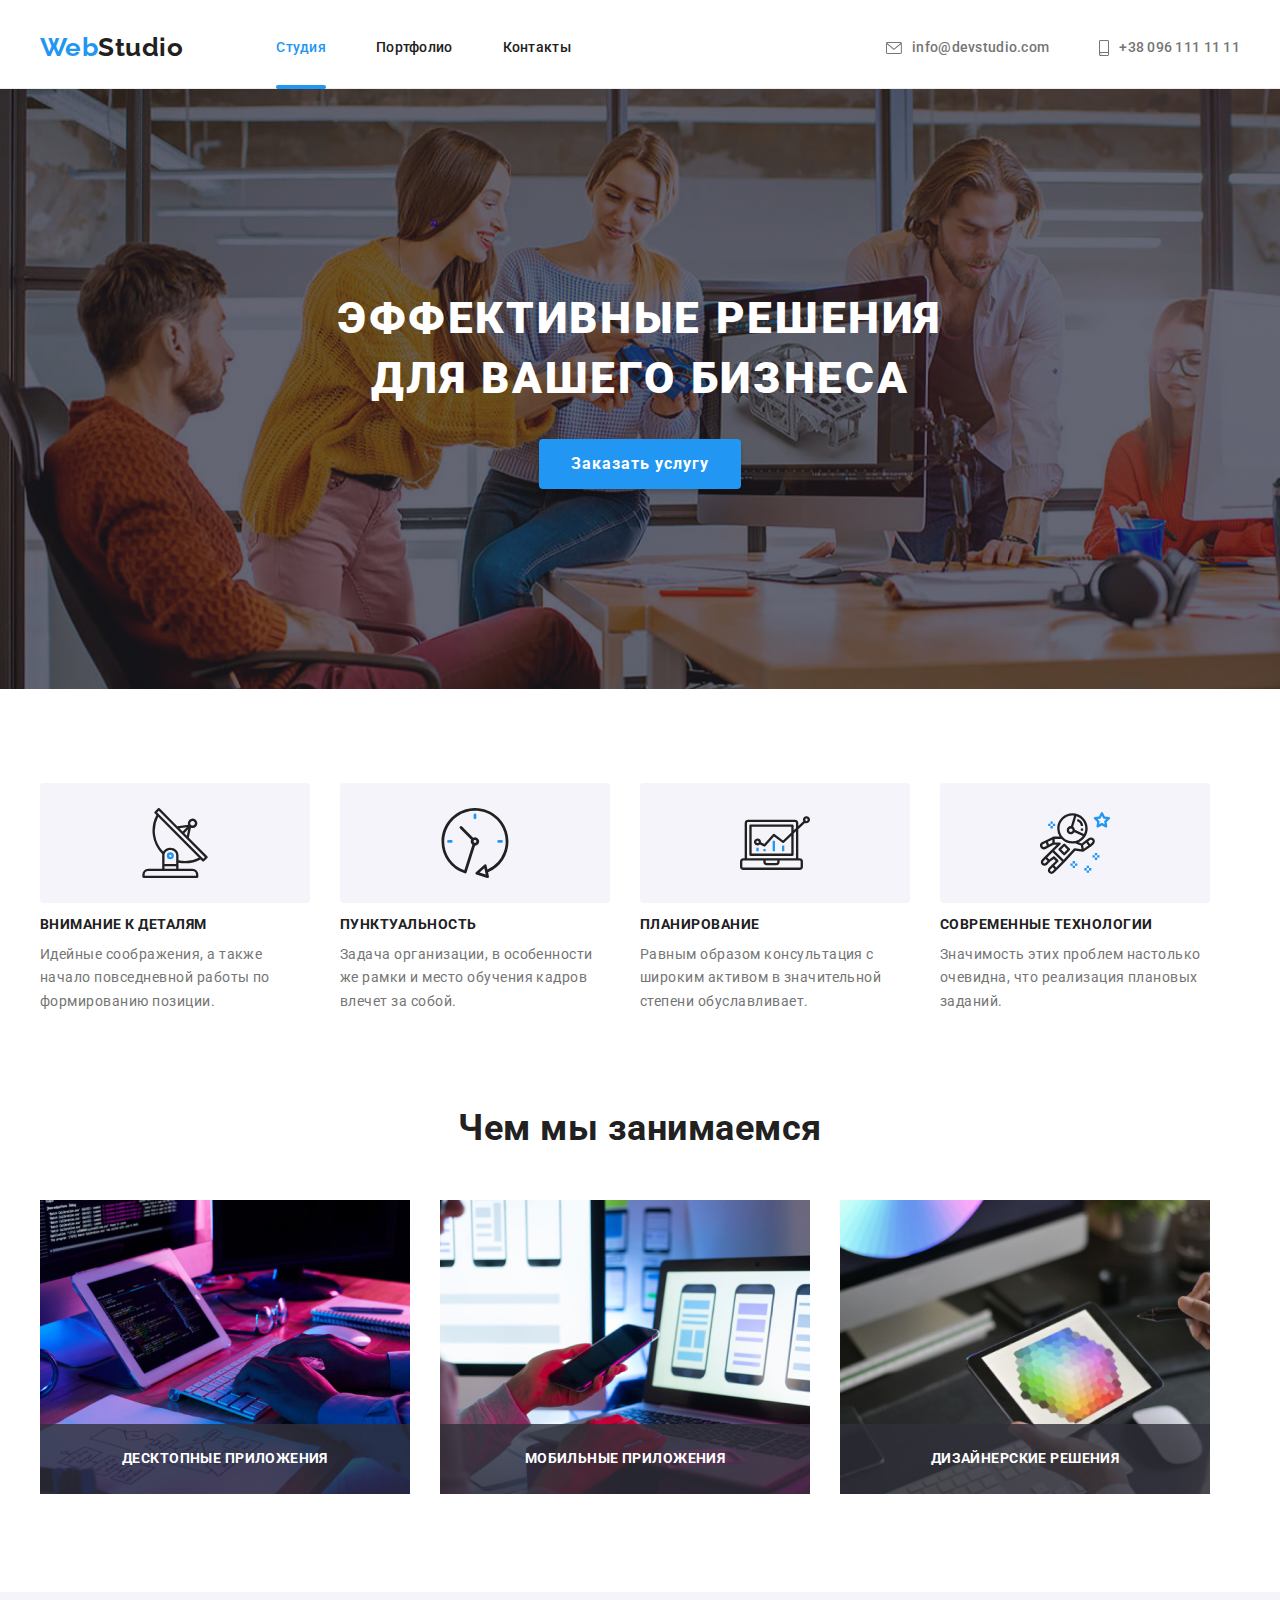
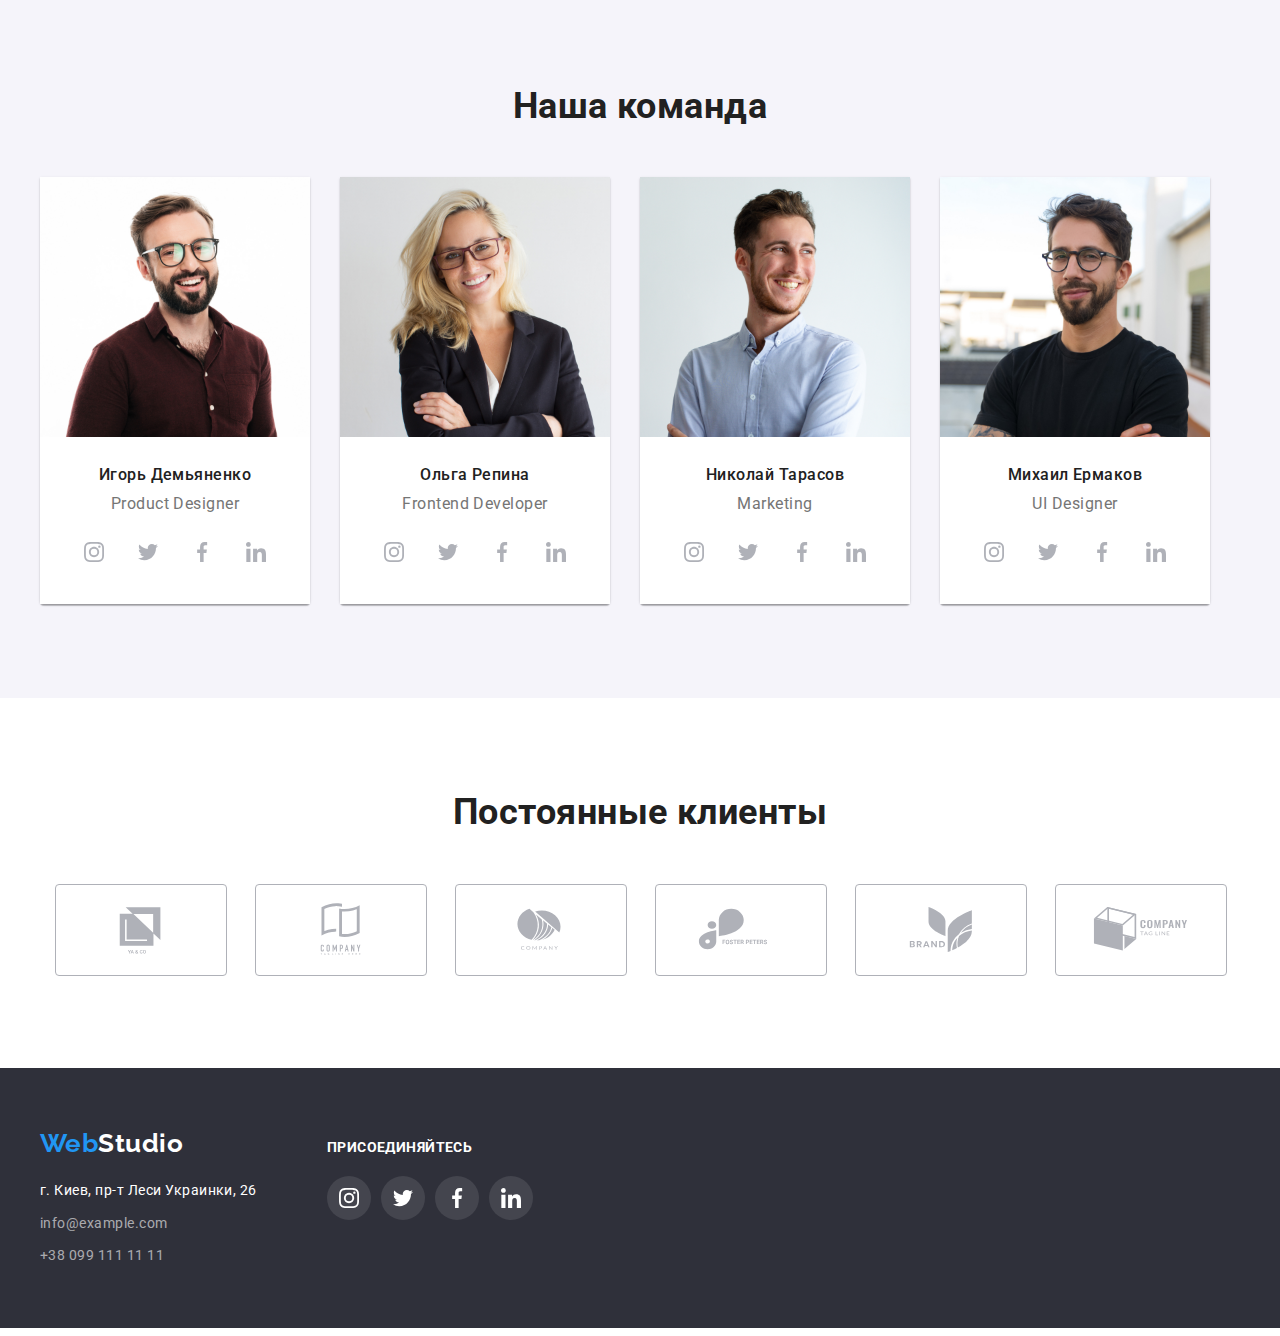
<file: index.html>
<!DOCTYPE html>
<html lang="ru">
<head>
    <meta charset="UTF-8">
    <meta http-equiv="X-UA-Compatible" content="IE=edge">
    <meta name="viewport" content="width=device-width, initial-scale=1.0">
    <title>Webstudio</title>
    <link href="https://fonts.googleapis.com/css2?family=Raleway:wght@700&family=Roboto:wght@400;500;700;900&display=swap" rel="stylesheet">
    <link rel="stylesheet" href="https://cdnjs.cloudflare.com/ajax/libs/modern-normalize/1.1.0/modern-normalize.min.css" integrity="sha512-wpPYUAdjBVSE4KJnH1VR1HeZfpl1ub8YT/NKx4PuQ5NmX2tKuGu6U/JRp5y+Y8XG2tV+wKQpNHVUX03MfMFn9Q==" crossorigin="anonymous" referrerpolicy="no-referrer" />
    <link rel="stylesheet" href="./css/styles.css">
</head>
<body>
   
    <header class="header">
        <div class="container-header">
        <a class="logo" href="./index.html" lang="en"><span class="logo-header">Web</span><span class="second-logo-header">Studio</span></a>
        <nav>
            <ul class="site-nav">
                <li class="site-nav-acent">
                    <a class="site-link-acent" href="./index.html">Студия</a>
                </li>
                <li>
                    <a class="site-link" href="./portfolio.html">Портфолио</a>
                </li>
                <li>
                    <a class="site-link" href="">Контакты</a>
                </li>
            </ul>
        </nav>
        <ul class="auth-nav">
            <li class="item">
        <a class="contacts-header" href="mailto:info@devstudio.com">info@devstudio.com
        <svg class="mail" width="16" height="12">
            <use href="./img/sprite.svg#icon-envelope-hover"></use>
        </svg>
    </a>
    </li>
            <li class="item">
        <a class="contacts-header" href="tel:+380961111111">+38 096 111 11 11       
        <svg class="phone" width="10" height="16">
            <use href="./img/sprite.svg#icon-smartphone"></use>
        </svg>   
    </a>      
    </li>
    </ul>  
    </div> 
    </header>
    
    <main> 
        <section class="hero">
            <h1 class="hero-title">Эффективные решения <br> для вашего бизнеса</h1>
            <button class="hero-button" type="button" data-modal-open>Заказать услугу</button>
        </section>
        
        <section class="section-about" id="about"> 
            <div class="container">
            <h2 hidden>О нас</h2>     
        <ul class="about">
            <li class="about-item">
                <div class="about-image">
                    <svg class="about-icon" width="70" height="70">
                        <use href="./img/sprite.svg#icon-antenna"></use>
                    </svg>
                </div>
                <h3 class="about-title">Внимание к деталям</h3>
                <p class="about-list">Идейные соображения, а также начало повседневной работы по формированию позиции.</p>
            </li>
            <li class="about-item">
                <div class="about-image">
                    <svg class="about-icon"  width="70" height="70">
                        <use href="./img/sprite.svg#icon-clock"></use>
                    </svg>
                </div>
                <h3 class="about-title">Пунктуальность</h3>
                <p class="about-list">Задача организации, в особенности же рамки и место обучения кадров влечет за собой.</p>
            </li>
            <li class="about-item">
                <div class="about-image">
                    <svg class="about-icon"  width="70" height="70">
                        <use href="./img/sprite.svg#icon-diagram"></use>
                    </svg>
                </div>
                <h3 class="about-title">Планирование</h3>
                <p class="about-list">Равным образом консультация с широким активом в значительной степени обуславливает.</p>
            </li>
            <li class="about-item">
                <div class="about-image">
                    <svg class="about-icon"  width="70" height="70">
                        <use href="./img/sprite.svg#icon-astronaut"></use>
                    </svg>
                </div>
                <h3 class="about-title">Современные технологии</h3>
                <p class="about-list">Значимость этих проблем настолько очевидна, что реализация плановых заданий.</p>
            </li>
        </ul>
        </div>  
        </section>
        
        
        <section class="portfolio" id="portfolio">
            <div class="container">
            <h2  class="portfolio-title">Чем мы занимаемся</h2>
            <ul class="portfolio-list">
                <li class="portfolio-foto">
                    <img 
                    src="./img/portfolio/img1.jpg" alt="руки печатают код на клавиатуре"
                    width="370"
                    />
                    <div class="over-thumb"> 
                    <p class="portfolio-text">ДЕСКТОПНЫЕ ПРИЛОЖЕНИЯ</p>
                </div>
                </li>
                <li class="portfolio-foto">
                    <img 
                    src="./img/portfolio/img2.jpg" alt="руки держат телефон"
                    width="370"
                    />
                    <div class="over-thumb"> 
                    <p class="portfolio-text">МОБИЛЬНЫЕ ПРИЛОЖЕНИЯ</p>
                </div>
                </li >
                <li class="portfolio-foto">
                    <img 
                    src="./img/portfolio/img3.jpg" alt="выбор цвета на планшете"
                    width="370"
                    />
                    <div class="over-thumb"> 
                    <p class="portfolio-text">ДИЗАЙНЕРСКИЕ РЕШЕНИЯ</p>
                </div>
                </li>
            </ul>
        </div>
        </section>
       
       
        <section class="team" id="team">
            <div class="container">
            <h2 class="team-title">Наша команда</h2>
            <ul class="team-list">
                <li class="team-foto">
                    <img 
                    src="./img/team/igor.jpg" alt="Игорь Демьяненко"
                    width="270"
                    />
                    <div class="team-div">
                    <h3 class="team-name">Игорь Демьяненко</h3>
                    <p class="team-profession" lang="en">Product Designer</p>
                    <ul class="social-list list">
                        <li class="social-list-item">
                            <a class="social-list-link" href=""> 
                                <svg class="social-list-icon" width="20" height="20">
                                    <use href="./img/sprite.svg#icon-instagram-1"></use>
                                </svg>
                            </a>
                         </li>
                        <li class="social-list-item">
                            <a class="social-list-link" href="">
                        <svg class="social-list-icon" width="20" height="20">
                            <use href="./img/sprite.svg#icon-twitter"></use>
                        </svg>
                              </a>
                        </li>
                        <li  class="social-list-item">
                            <a class="social-list-link" href="">
                        <svg class="social-list-icon" width="20" height="20">
                            <use href="./img/sprite.svg#icon-facebook"></use>
                        </svg>
                            </a>
                        </li>
                        <li class="social-list-item">
                            <a class="social-list-link" href="">
                        <svg class="social-list-icon" width="20" height="20">
                            <use href="./img/sprite.svg#icon-linkedin"></use>
                        </svg>
                            </a>
                        </li>
                    </ul>

                    </div>
                </li>
                <li class="team-foto">
                    <img 
                    src="./img/team/olga.jpg" alt="Ольга Репина"
                    width="270"
                    />
                    <div class="team-div">
                    <h3 class="team-name">Ольга Репина</h3>
                    <p class="team-profession" lang="en">Frontend Developer</p>
                    <ul class="social-list list">
                        <li class="social-list-item">
                            <a class="social-list-link" href=""> 
                                <svg class="social-list-icon" width="20" height="20">
                                    <use href="./img/sprite.svg#icon-instagram-1"></use>
                                </svg>
                            </a>
                         </li>
                        <li class="social-list-item">
                            <a class="social-list-link" href="">
                        <svg class="social-list-icon" width="20" height="20">
                            <use href="./img/sprite.svg#icon-twitter"></use>
                        </svg>
                              </a>
                        </li>
                        <li class="social-list-item">
                            <a class="social-list-link" href="">
                        <svg class="social-list-icon" width="20" height="20">
                            <use href="./img/sprite.svg#icon-facebook"></use>
                        </svg>
                            </a>
                        </li>
                        <li class="social-list-item">
                            <a class="social-list-link" href="">
                        <svg class="social-list-icon" width="20" height="20">
                            <use href="./img/sprite.svg#icon-linkedin"></use>
                        </svg>
                            </a>
                        </li>
                    </ul>
                    </div>  
                </li>
                <li class="team-foto">
                    <img 
                    src="./img/team/nikolay.jpg" alt="Николай Тарасов"
                    width="270"
                    />
                    <div class="team-div">
                    <h3 class="team-name">Николай Тарасов</h3>
                    <p class="team-profession" lang="en">Marketing</p>
                    <ul class="social-list list">
                        <li class="social-list-item">
                            <a class="social-list-link" href=""> 
                                <svg class="social-list-icon" width="20" height="20">
                                    <use href="./img/sprite.svg#icon-instagram-1"></use>
                                </svg>
                            </a>
                         </li>
                        <li class="social-list-item">
                            <a class="social-list-link" href="">
                        <svg class="social-list-icon" width="20" height="20">
                            <use href="./img/sprite.svg#icon-twitter"></use>
                        </svg>
                              </a>
                        </li>
                        <li class="social-list-item" >
                            <a class="social-list-link" href="">
                        <svg class="social-list-icon" width="20" height="20">
                            <use href="./img/sprite.svg#icon-facebook"></use>
                        </svg>
                            </a>
                        </li>
                        <li class="social-list-item">
                            <a class="social-list-link" href="">
                        <svg class="social-list-icon" width="20" height="20">
                            <use href="./img/sprite.svg#icon-linkedin"></use>
                        </svg>
                            </a>
                        </li>
                    </ul>
                    </div>
                </li>
                <li class="team-foto">
                    <img 
                    src="./img/team/michail.jpg" alt="Михаил Ермаков"
                    width="270"
                    />
                    <div class="team-div">
                    <h3 class="team-name">Михаил Ермаков</h3>
                    <p class="team-profession" lang="en">UI Designer</p>
                    <ul class="social-list list">
                        <li class="social-list-item">
                            <a class="social-list-link" href=""> 
                                <svg class="social-list-icon" width="20" height="20">
                                    <use href="./img/sprite.svg#icon-instagram-1"></use>
                                </svg>
                            </a>
                         </li>
                        <li class="social-list-item">
                            <a class="social-list-link" href="">
                        <svg class="social-list-icon" width="20" height="20">
                            <use href="./img/sprite.svg#icon-twitter"></use>
                        </svg>
                              </a>
                        </li>
                        <li class="social-list-item" >
                            <a class="social-list-link" href="">
                        <svg class="social-list-icon" width="20" height="20">
                            <use href="./img/sprite.svg#icon-facebook"></use>
                        </svg>
                            </a>
                        </li>
                        <li class="social-list-item">
                            <a class="social-list-link" href="">
                        <svg class="social-list-icon" width="20" height="20">
                            <use href="./img/sprite.svg#icon-linkedin"></use>
                        </svg>
                            </a>
                        </li>
                    </ul>
                    </div> 
                </li>
            </ul>
        </div>
        </section>
        <section class="clients">
            <div class="container">
            <h2 class="clients-title">Постоянные клиенты</h2>
            <ul class="clients-list">
                <li class="clients-item">
                    <a href="#" class="clients-link">
                    <svg class="clients-icon" width="106" height="60">
                        <use href="./img/sprite.svg#icon-Logo1"></use>
                    </svg>
                    </a>
                </li>
                <li class="clients-item">
                    <a href="#" class="clients-link">
                    <svg class="clients-icon" width="106" height="60">
                        <use  href="./img/sprite.svg#icon-Logo2"></use>
                    </svg>
                    </a>
                </li>
                <li class="clients-item">
                    <a href="" class="clients-link">
                    <svg class="clients-icon" width="106" height="60">
                        <use  href="./img/sprite.svg#icon-Logo3"></use>
                    </svg>
                    </a>
                </li>
                <li class="clients-item">
                    <a href="" class="clients-link">
                    <svg class="clients-icon" width="106" height="60">
                        <use  href="./img/sprite.svg#icon-Logo4"></use>
                    </svg>
                    </a>
                </li>
                <li class="clients-item">
                    <a href="" class="clients-link">
                    <svg class="clients-icon" width="106" height="60">
                        <use  href="./img/sprite.svg#icon-Logo5"></use>
                    </svg>
                    </a>
                </li>
                <li class="clients-item">
                    <a href="" class="clients-link">
                    <svg class="clients-icon" width="106" height="60">
                        <use  href="./img/sprite.svg#icon-Logo6"></use>
                    </svg>
                    </a>
                </li>
            </ul>
            </div>
        </section>
    
    </main>
    
    
    <footer class="footer">
        <div class="container footer-container">
        <div class="div-footer-adress">
        <a class="logo-footer" href="./index.html" lang="en"><span class="first-logo-footer">Web</span><span class="second-logo-footer">Studio</span></a>
        <address>
            <ul class="footer-list">
                <li class="footer-item">
                    <a class="footer-adress" href="https://goo.gl/maps/wfTjj3yzRc8zub3m8"
                    target="_blank"
                    rel="noopener noreferrer"
                    >г. Киев, пр-т Леси Украинки, 26</a> 
                </li>
                <li class="footer-item">
                    <a class="footer-contacts" href="mailto:info@example.com">info@example.com</a> 
                </li>
                <li class="footer-item">
                    <a class="footer-contacts" href="tel:+380991111111">+38 099 111 11 11</a> 
                </li>
            </ul>
        </address>
        </div>
            <div class="footer-social-links" >
            <h3 class="footer-title">ПРИСОЕДИНЯЙТЕСЬ</h3>
            <ul class="footer-social-list">
                <li class="footer-social-item">
                    <a class="footer-social-link" href="">
                <svg class="footer-social-icon" width="20" height="20">
                    <use href="./img/sprite.svg#icon-instagram-footer"></use>
                </svg>
            </a>
                </li>
                <li class="footer-social-item">
                    <a class="footer-social-link" href="">
                <svg class="footer-social-icon" width="20" height="20">
                    <use href="./img/sprite.svg#icon-twitter-footer"></use>
                </svg>
            </a>
                </li>
                <li class="footer-social-item">
                    <a class="footer-social-link" href="">
                <svg class="footer-social-icon" width="20" height="20">
                    <use href="./img/sprite.svg#icon-facebook-footer"></use>
                </svg>
            </a>
                </li>
                <li class="footer-social-item">
                    <a class="footer-social-link" href="">
                <svg class="footer-social-icon"width="20" height="20">
                    <use href="./img/sprite.svg#icon-linkedin-footer"></use>
                </svg>
            </a>
                </li>
            </ul>
            </div>
        </div>
        
    </footer>
<div class="backdrop is-hidden" data-modal>
    <div class="modal">
<button type="button" class="modal-close" data-modal-close>
<svg class="close-icon">
    <use href="./img/sprite.svg#icon-Vector" width="18" height="18" ></use>
</svg>
</button>
</div>
</div>
<script src="./js/modal.js"></script>
</body>
</html>
</file>
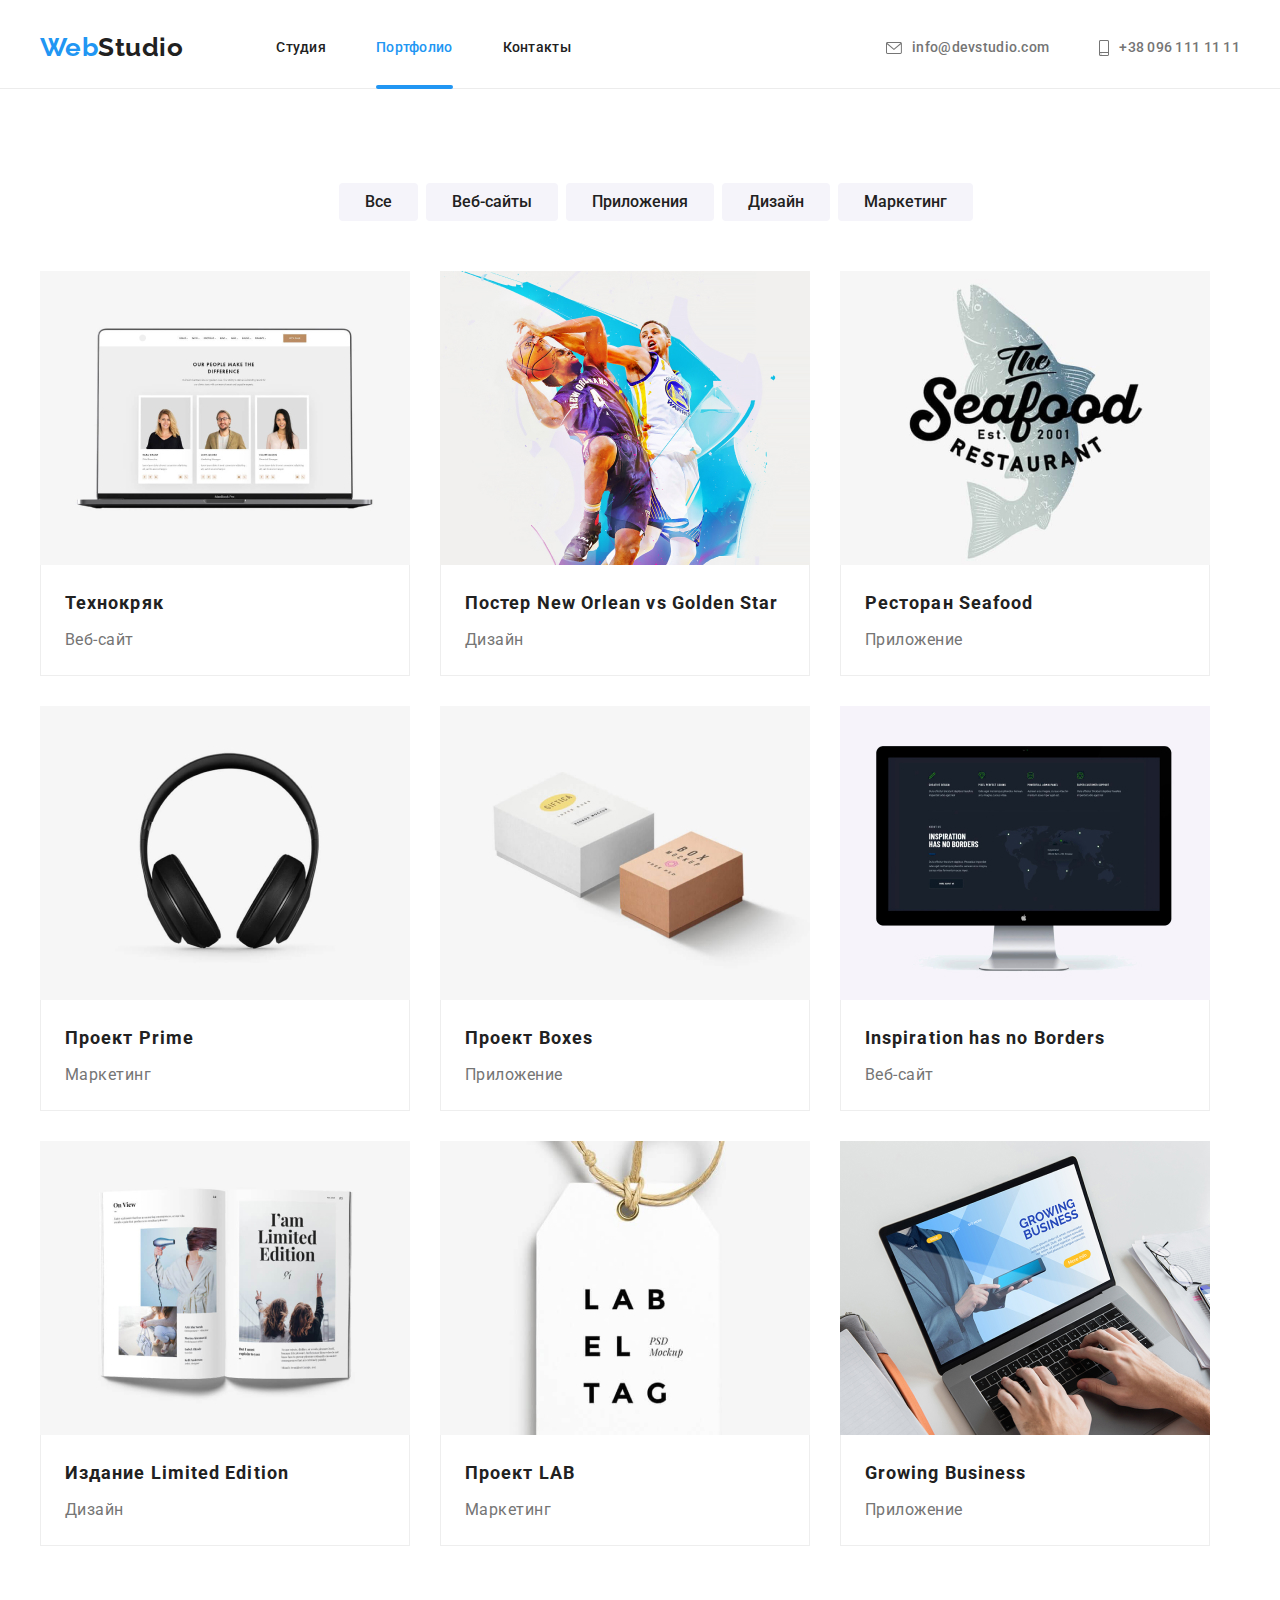
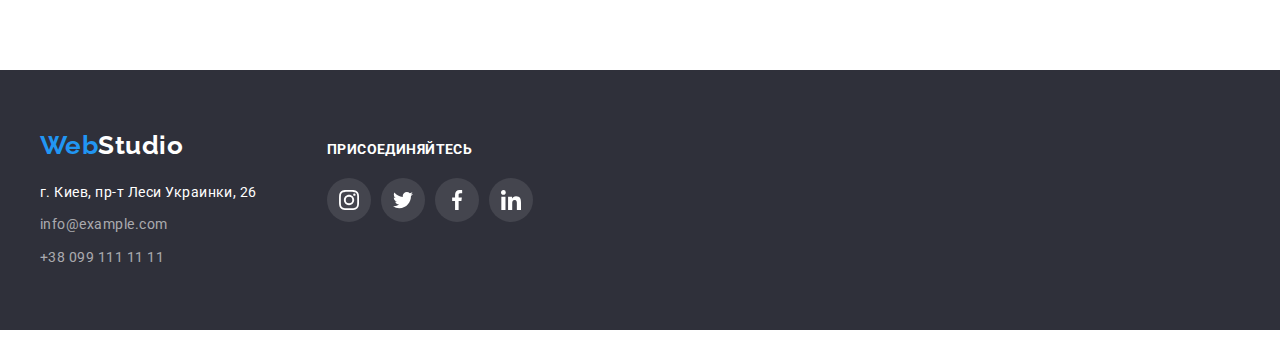
<file: portfolio.html>
<!DOCTYPE html>
<html lang="ru">
<head>
    <meta charset="UTF-8">
    <meta http-equiv="X-UA-Compatible" content="IE=edge">
    <meta name="viewport" content="width=device-width, initial-scale=1.0">
    <title>Портфолио</title>
    <link href="https://fonts.googleapis.com/css2?family=Raleway:wght@700&family=Roboto:wght@400;500;700;900&display=swap" rel="stylesheet">
    <link rel="stylesheet" href="https://cdnjs.cloudflare.com/ajax/libs/modern-normalize/1.1.0/modern-normalize.min.css" integrity="sha512-wpPYUAdjBVSE4KJnH1VR1HeZfpl1ub8YT/NKx4PuQ5NmX2tKuGu6U/JRp5y+Y8XG2tV+wKQpNHVUX03MfMFn9Q==" crossorigin="anonymous" referrerpolicy="no-referrer" />
    <link rel="stylesheet" href="./css/styles.css">
</head>
<body>
    <header class="header">
        <div class="container-header">
        <a class="logo" href="./index.html" lang="en"><span class="logo-header">Web</span><span class="second-logo-header">Studio</span></a>
        <nav>
            <ul class="site-nav">
                <li>
                    <a class="site-link" href="./index.html">Студия</a>
                </li>
                <li class="site-nav-acent">
                    <a class="site-link-acent" href="./portfolio.html">Портфолио</a>
                </li>
                <li>
                    <a class="site-link" href="">Контакты</a>
                </li>
            </ul>
        </nav>
        <ul class="auth-nav">
            <li class="item">
        <a class="contacts-header" href="mailto:info@devstudio.com">info@devstudio.com
        <svg class="mail" width="16" height="12">
            <use href="./img/sprite.svg#icon-envelope-hover"></use>
        </svg>
    </a>
    </li>
            <li class="item">
        <a class="contacts-header" href="tel:+380961111111">+38 096 111 11 11       
        <svg class="phone" width="10" height="16">
            <use href="./img/sprite.svg#icon-smartphone"></use>
        </svg>   
    </a>      
    </li>
    </ul>  
    </div> 
    </header>
    
    <main>
            <section class="projects">
                <div class="container">
            <h1 hidden>Меню</h1>
            <ul class="menu-list">
                <li>
                    <button class="menu-button" type="button">Все</button>
                </li>
                <li>
                    <button class="menu-button" type="button">Веб-сайты</button>
                </li>
                <li>
                    <button class="menu-button"  type="button">Приложения</button>
                </li>
                <li>
                    <button class="menu-button"  type="button">Дизайн</button>
                </li>
                <li><button class="menu-button"  type="button">Маркетинг</button>
                </li>
            </ul>
                                 
            <ul class="projects-list">
                <li class="projects-foto">
                    <a class="projects-link" href=""> 
                        <div class="div-text-wrapper">
                        <img 
                        src="img/portfolio/portfolio1.jpg" 
                        alt="сайт на ноутбуке"
                        width="370"
                        />  
                        <p class="overlay">Ресурс предлагает комплексные предложения с разным уровнем функционала и сервисов. Все это позволит посетителю получить исчерпывающие сведения о компании или частном лице.</p>                      
                    </div>
                    <div class="div-projects">
                    <h2 class="projects-title">Технокряк</h2>
                    <p class="projects-filter">Веб-сайт</p>
                </div>
            </a>
                </li>
                <li class="projects-foto">
                    <a class="projects-link" href=""> 
                        <div class="div-text-wrapper">
                        <img 
                        src="img/portfolio/portfolio2.jpg" 
                        alt="два баскетболиста играют в баскетбол"
                        width="370"
                        />                        
                        <p class="overlay">Ресурс предлагает комплексные предложения с разным уровнем функционала и сервисов. Все это позволит посетителю получить исчерпывающие сведения о компании или частном лице.</p>                      
                    </div>
                    <div class="div-projects">
                    <h2 class="projects-title">Постер New Orlean vs Golden Star</h2>
                    <p class="projects-filter">Дизайн</p>
                </div>
            </a>
                </li>
                <li class="projects-foto">
                    <a class="projects-link" href=""> 
                        <div class="div-text-wrapper">
                        <img 
                        src="img/portfolio/portfolio3.jpg" 
                        alt="логотип ресторана в виде рыбы с надписью"
                        width="370"
                        />                        
                     <p class="overlay">Ресурс предлагает комплексные предложения с разным уровнем функционала и сервисов. Все это позволит посетителю получить исчерпывающие сведения о компании или частном лице.</p>                      
                    </div>
                    <div class="div-projects">
                    <h2 class="projects-title">Ресторан Seafood</h2>
                    <p class="projects-filter">Приложение</p>
                </div>
            </a>
                </li>
                <li class="projects-foto">
                    <a class="projects-link" href=""> 
                        <div class="div-text-wrapper">
                        <img 
                        src="img/portfolio/portfolio4.jpg" 
                        alt="Черные наушники"
                        width="370"
                        />                        
                     <p class="overlay">Ресурс предлагает комплексные предложения с разным уровнем функционала и сервисов. Все это позволит посетителю получить исчерпывающие сведения о компании или частном лице.</p>                      
                    </div>
                    <div class="div-projects">
                    <h2 class="projects-title">Проект Prime</h2>
                    <p class="projects-filter">Маркетинг</p> 
                </div>
            </a>
                </li>
                <li class="projects-foto">
                    <a class="projects-link" href=""> 
                        <div class="div-text-wrapper">
                        <img 
                        src="img/portfolio/portfolio5.jpg" 
                        alt="Две коробки. Одна коробка белая и вторая коробка бежевая"
                        width="370"
                        />                        
                     <p class="overlay">Ресурс предлагает комплексные предложения с разным уровнем функционала и сервисов. Все это позволит посетителю получить исчерпывающие сведения о компании или частном лице.</p>                      
                    </div>
                    <div class="div-projects">
                    <h2 class="projects-title">Проект Boxes</h2>
                    <p class="projects-filter">Приложение</p>
                </div>
            </a>
                </li>
                <li class="projects-foto">
                    <a class="projects-link" href=""> 
                        <div class="div-text-wrapper">
                        <img 
                        src="img/portfolio/portfolio6.jpg" 
                        alt="Монитор с темным экраном"
                        width="370"
                        />                        
                    <p class="overlay">Ресурс предлагает комплексные предложения с разным уровнем функционала и сервисов. Все это позволит посетителю получить исчерпывающие сведения о компании или частном лице.</p>                      
                    </div>
                    <div class="div-projects">
                    <h2 class="projects-title">Inspiration has no Borders</h2>
                    <p class="projects-filter">Веб-сайт</p>
                </div>
                </a>
                </li>
                <li class="projects-foto">
                    <a class="projects-link" href=""> 
                        <div class="div-text-wrapper">
                        <img 
                        src="img/portfolio/portfolio7.jpg" 
                        alt="разворот глянцевого журнала"
                        width="370"
                        />                        
                   <p class="overlay">Ресурс предлагает комплексные предложения с разным уровнем функционала и сервисов. Все это позволит посетителю получить исчерпывающие сведения о компании или частном лице.</p>                      
                    </div>
                    <div class="div-projects">
                    <h2 class="projects-title">Издание Limited Edition</h2>
                    <p class="projects-filter">Дизайн</p>
                </div>
            </a>
                </li>
                <li class="projects-foto">
                    <a class="projects-link" href=""> 
                        <div class="div-text-wrapper">
                        <img 
                        src="img/portfolio/portfolio8.jpg" 
                        alt="этикетка проекта LAB"
                        width="370"
                        />                        
                     <p class="overlay">Ресурс предлагает комплексные предложения с разным уровнем функционала и сервисов. Все это позволит посетителю получить исчерпывающие сведения о компании или частном лице.</p>                      
                    </div>
                    <div class="div-projects">
                    <h2 class="projects-title">Проект LAB</h2>
                    <p class="projects-filter">Маркетинг</p>
                </div>
            </a>
                </li>
                <li class="projects-foto">
                    <a class="projects-link" href=""> 
                        <div class="div-text-wrapper">
                        <img 
                        src="img/portfolio/portfolio9.jpg" 
                        alt="руки печатают на клавиатуре ноутбука"
                        width="370"
                        />                        
                     <p class="overlay">Ресурс предлагает комплексные предложения с разным уровнем функционала и сервисов. Все это позволит посетителю получить исчерпывающие сведения о компании или частном лице.</p>                      
                    </div>
                    <div class="div-projects">
                    <h2 class="projects-title">Growing Business</h2>
                    <p class="projects-filter">Приложение</p>
                </div>
            </a>
                </li>

            </ul>
        </div>
        </section>
   
    </main>
    
    <footer class="footer">
        <div class="container footer-container">
        <div class="div-footer-adress">
        <a class="logo-footer" href="./index.html" lang="en"><span class="first-logo-footer">Web</span><span class="second-logo-footer">Studio</span></a>
        <address>
            <ul class="footer-list">
                <li class="footer-item">
                    <a class="footer-adress" href="https://goo.gl/maps/wfTjj3yzRc8zub3m8"
                    target="_blank"
                    rel="noopener noreferrer"
                    >г. Киев, пр-т Леси Украинки, 26</a> 
                </li>
                <li class="footer-item">
                    <a class="footer-contacts" href="mailto:info@example.com">info@example.com</a> 
                </li>
                <li class="footer-item">
                    <a class="footer-contacts" href="tel:+380991111111">+38 099 111 11 11</a> 
                </li>
            </ul>
        </address>
        </div>
            <div class="footer-social-links" >
            <h3 class="footer-title">ПРИСОЕДИНЯЙТЕСЬ</h3>
            <ul class="footer-social-list">
                <li class="footer-social-item">
                    <a class="footer-social-link" href="">
                <svg class="footer-social-icon" width="20" height="20">
                    <use href="./img/sprite.svg#icon-instagram-footer"></use>
                </svg>
            </a>
                </li>
                <li class="footer-social-item">
                    <a class="footer-social-link" href="">
                <svg class="footer-social-icon" width="20" height="20">
                    <use href="./img/sprite.svg#icon-twitter-footer"></use>
                </svg>
            </a>
                </li>
                <li class="footer-social-item">
                    <a class="footer-social-link" href="">
                <svg class="footer-social-icon" width="20" height="20">
                    <use href="./img/sprite.svg#icon-facebook-footer"></use>
                </svg>
            </a>
                </li>
                <li class="footer-social-item">
                    <a class="footer-social-link" href="">
                <svg class="footer-social-icon"width="20" height="20">
                    <use href="./img/sprite.svg#icon-linkedin-footer"></use>
                </svg>
            </a>
                </li>
            </ul>
            </div>
        </div>
        
    </footer>
</body>
</html>
</file>
<file: css/styles.css>
/* main color: #212121 */
/*second color: #757575  */
/* fon #F5F4FA */
/* white #FFFFFF */
/* accent #2196F3 */

:root {
    --title-color: #212121;
    --special-title-color:#FFFFFF;
    --primary-text-color: #757575;
    --accent-color: #2196F3;
    --primary-bgc: #FFFFFF;
    --secondary-bgc: #F5F4FA;
    --hero-bgc: #2F303A;
}

/*ГЛАВНАЯ*/

body {
    color: #2a2a2a;
    background-color: #fff;
    font-family: Roboto; sans-serif; 
    letter-spacing: 0.03em;
    margin-right: auto;
    margin-left: auto;
    
    

}
/* start header*/
.container {
    
    text-decoration: none;
    margin-top: 0px;
    margin-bottom: 0px;
    margin-right: auto;
    margin-left: auto;
    padding-left: 15px;
    padding-right: 15px;
    width: 1200px;
    
}
.ul, .ol, .h1, .h2, .h3, .h4 {
    margin-top: 0px;
    margin-bottom: 0px;
    padding-left: 0px;
}
.header {
    border-bottom: 1px solid #ECECEC;
    
}
.container-header {
   
    display: flex;
    align-items: center;
    text-decoration: none;
    margin-top: 0px;
    margin-bottom: 0px;
    margin-right: auto;
    margin-left: auto;
    padding-left: 15px;
    padding-right: 15px;
    width: 1200px;
    
    }
.logo {
    text-decoration: none;
    padding-top: 24px;
    padding-bottom: 25px; 
    margin-right: 93px;
}

.logo-header {
    color: var(--accent-color);
    font-family: Raleway; sans-serif;
    font-style: normal;
    font-weight: bold;
    font-size: 26px;
    line-height: 1.19;
    text-decoration: none;
    }
.second-logo-header {
    font-family: Raleway; sans-serif;
    font-style: normal;
    font-weight: bold;
    font-size: 26px;
    line-height: 1.19;
    text-decoration: none;
    color: var(--title-color);
    
}
.about, .portfolio-list,.footer-social-list, .clients-list, .social-list, .team-list, .footer, .footer-social, .footer-list, .site-nav, .auth-nav, .menu-list, .projects-list{
    list-style: none;
   
}

.site-nav{
    display: flex;
    padding-left: 0px;
    
}
.site-nav li {
    margin-right: 50px;
}

.site-link{
    color: #212121;
    font-weight: 500;
    font-size: 14px;
    line-height: 1.14;
    letter-spacing: 0.02em;
    text-decoration: none;
    display: block;
    transition: color 250ms cubic-bezier(0.4, 0, 0.2, 1);
   
}
.site-link:hover, .site-link:focus {
    color: var(--accent-color);
    text-decoration: none;
    
}
.site-nav-acent{
   
    position: relative;
}
.site-nav-acent::after{
    content: "";
    display: block;
    width: 100%;
    height: 4px;
    border-radius: 2px;
    background-color: var(--accent-color);
    position: absolute;
    top: 45px;
    
}
.site-link-acent {
    color: var(--accent-color);
    text-decoration: none;
    font-weight: 500;
    font-size: 14px;
    line-height: 1.14;
    letter-spacing: 0.02em;
    text-decoration: none;
    display: block;
    
}
.contacts-header {
    color: #757575;
    font-weight: 500;
    font-size: 14px;
    line-height: 1.14;
    letter-spacing: 0.02em;
    margin: 0; 
    text-decoration: none;
    display: flex;
    flex-direction: row-reverse;
    justify-content: center;
    align-items: center;
    transition: color 250ms cubic-bezier(0.4, 0, 0.2, 1);
          
}
.auth-nav {
    display: flex;
    margin-left: auto;
}
.auth-nav .item + .item {
    margin-left: 50px;
}
.contacts-header:hover, .contacts-header:focus {
    color:#2196F3;
}
.contacts-header:hover .phone,
.contacts-header:focus .phone{
    
    fill:#2196F3;
}
.contacts-header:hover .mail,
.contacts-header:focus .mail{
    
    fill:#2196F3;
}


.mail, .phone {
    margin-right: 10px;
    fill: #757575;
}

/* end header*/
/* start hero*/
.hero {
    background-color: #C4C4C4;
    padding-top: 200px;
    padding-bottom: 200px;
    background-image: linear-gradient(rgba(47, 48, 58, 0.4),rgba(47, 48, 58, 0.4)),url(../img/hero.jpg);

    
    
    
}
.hero-title {
    color: var(--special-title-color);
    font-style: normal;
    font-weight: 900;
    font-size: 44px;
    line-height: 1.36;
    letter-spacing: 0.06em;
    text-transform: uppercase;
    text-align: center;
    margin-top: 0px;
    margin-bottom: 30px;
    
    
    
   }
.hero-button {
    color: var(--special-title-color);
    background-color: var(--accent-color);
    font-family: Roboto;
    font-style: normal;
    font-weight: bold;
    font-size: 16px;
    line-height: 1.87;
    letter-spacing: 0.06em;
    background: #2196F3;
    margin: auto;
    height: 50px;
    padding: 10px 32px 10px 32px;
    display: block;
    margin: auto;
    box-shadow: 0px 4px 4px rgba(0, 0, 0, 0.15);
    border: #2196F3;
    border-radius: 4px;
    }


/* end hero*/
/* start  about*/
.about, .portfolio, .header {
    background-color: var(--primary-bgc);
    margin: 0;
    padding-left: 0px;
    
}
.section-about{
    
    padding-top: 94px;
    padding-bottom: 94px;
}
.about {
    display: flex;
    
        
}
.about-image{
    background: #F5F4FA;
    border-radius: 4px;
    display: flex;
    align-items: center;
    justify-content: center;
    height: 120px;

    
} 
.about-item {
    margin-right: 30px;
    width: 270px;
}
.about-item:nth-child(4n){
    margin-right: 0px;
}
.about-icon{
    background: #F5F4FA;
    border-radius: 4px;
    
}
.about-title{
    color: var(--title-color);
    font-weight: bold;
    font-size: 14px;
    line-height: 1.14;
    text-transform: uppercase;
    margin-bottom: 0px;
    
    
}
.about-list {
    color: var(--primary-text-color);
    font-weight: normal;
    font-size: 14px;
    line-height: 1.7;
    margin-top: 10px;
    margin-bottom: 0px;
}
/* end about*/
/* start portfolio*/

.portfolio{
    
    padding-bottom: 94px;
}
.portfolio-title{
    color: var(--title-color);
    font-weight: bold;
    font-size: 36px;
    line-height: 1.16;
    text-align: center;
    margin-top: 0px;
    margin-bottom: 0px;
}
.portfolio-list{
    padding-left: 0px;
    margin-top: 50px;
    margin-bottom: 0px;
    display: flex;
}
  .portfolio-foto{
      margin-right: 30px;
      position: relative;
      
  }
  
  .over-thumb{
      position: absolute;
      width: 370px;
      height: 70px;
      background-color: rgba(47, 48, 58, 0.8);
      display: flex;
      align-items: center;
      justify-content: center;
      left: 0;
      top:224px;
    
  }
  .portfolio-text{
    font-family: 'Roboto';
    font-style: normal;
    font-weight: 700;
    font-size: 14px;
    line-height: 1.14;
    text-align: center;
    letter-spacing: 0.03em;
    text-transform: uppercase;
    margin:0;
    color: var(--special-title-color);
        }
/* end portfolio*/
/* start team*/
.team {
    background-color: var(--secondary-bgc);
    
    padding-bottom: 94px;
    padding-top: 94px;
       
}
.team-list{
    padding-left: 0px;
    margin-bottom: 0px;
    margin-top: 50px;
    display: flex;
      
    

}
.team-foto{
    margin-right: 30px;
    box-shadow: 0px 1px 3px rgba(0, 0, 0, 0.12), 0px 1px 1px rgba(0, 0, 0, 0.14), 0px 2px 1px rgba(0, 0, 0, 0.2);
    border-radius: 0px 0px 4px 4px;
    margin-bottom: 0px;
    
}

.team-title {
    color: var(--title-color);
    font-weight: bold;
    font-size: 36px;
    line-height: 1.16;
    text-align: center;
    margin-top: 0px;
    margin-bottom: 0px;
      
   
}
.team-div {
    padding-top: 30px;
    padding-bottom: 30px;
    background-color: var(--primary-bgc);
    margin-top: -5px;
}
.team-name {
    color: var(--title-color);
    font-weight: 500;
    font-size: 16px;
    line-height: 1.18;
    text-align: center;
    margin-top: 0px;
    margin-bottom: 0px;
    
    background-color: var(--primary-bgc);
}
.team-profession {
    color: var(--primary-text-color);
    font-weight: normal;
    font-size: 16px;
    line-height: 1.18;
    text-align: center;
    background-color: var(--primary-bgc);
    margin-top: 10px;
    margin-bottom: 0px;
    
}

.social-list{
    display: flex;
    justify-content: center;
    margin-top: 16px;
    padding-left: 0px;
    
    
}
.social-list-item {
    margin-right: 10px;
}
.social-list-item:nth-child(4n){
    margin-right: 0px;
}

.social-list-link{
    display: flex;
    justify-content: center;
    align-items: center;
    width: 44px;
    height: 44px;
    border-radius:50%;
    transition: background-color 250ms cubic-bezier(0.4, 0, 0.2, 1);
    
}

.social-list-link:hover, .social-list-link:focus {
    background-color:  var(--accent-color);
}
.social-list-icon:hover, .social-list-icon:focus {
   fill:var(--primary-bgc);
}
.social-list-icon {
    fill: #AFB1B8;
    transition: fill 250ms cubic-bezier(0.4, 0, 0.2, 1);
}

.social-list-link:hover .social-list-icon,
.social-list-link:focus .social-list-icon {
    background-color: var(--accent-color);
    fill: var(--primary-bgc);
    
}
/* end team*/

/* start clients*/
.clients {
    padding-top: 94px;
    padding-bottom: 94px;
}
.clients-title {
    color: var(--title-color);
    font-weight: bold;
    font-size: 36px;
    line-height: 1.16;
    text-align: center;
    margin-top: 0px;
    margin-bottom: 0px;
}
.clients-list{
    display: flex;
    justify-content: center;
    padding-left: 0px;
    margin-top: 50px;
    margin-bottom: 0px;
    
}

.clients-item {
    margin-right: 30px;
    width: 170px;
    height: 90px;
    
}
.clients-item:last-child {
    margin-right: 0px;
}
.clients-link {
    fill: #AFB1B8;
    display: flex;
    align-items: center;
    justify-content: center;
    width: 100%;
    height: 100%;
    border: 1px solid #AFB1B8;
    border-radius: 4px;
    transition: fill 250ms cubic-bezier(0.4, 0, 0.2, 1);
}
.clients-link:hover, .clients-link:focus {
    fill: var(--accent-color);
    border: 1px solid #2196F3;
    border-radius: 4px;
    display: flex;
    align-items: center;
    justify-content: center;
}

/* ens clients*/

/* start footer*/


.footer-container {
    display: flex;
    align-items: baseline;
    
    
}
.footer {
    background-color: var(--hero-bgc);
    padding-top: 60px;
    padding-bottom: 60px;
    
       
}
.div-footer-adress{
    margin-right: 70px;
}
.footer-list{
    padding-left: 0px;
    margin-bottom: 0px;
}
.logo-footer{
    display: block;
    margin-bottom: 20px;
    text-decoration: none;
}
.first-logo-footer{
    color: var(--accent-color);
    font-family: Raleway; sans-serif;
    font-style: normal;
    font-weight: bold;
    font-size: 26px;
    line-height: 1.19;
    text-decoration: none;

}
.second-logo-footer{
    color:#FFFFFF;
    font-family: Raleway; sans-serif;
    font-style: normal;
    font-weight: bold;
    font-size: 26px;
    line-height: 1.19;
    text-decoration: none;
}
.footer-adress{
    color:#FFFFFF;
    font-style: normal;
    font-weight: normal;
    font-size: 14px;
    line-height: 1.7;
    text-decoration: none;
    
   
    
}
.footer-contacts{
    color: rgba(255, 255, 255, 0.6);
    font-style: normal;
    font-weight: normal;
    font-size: 14px;
    line-height: 1.7;
    text-decoration: none;
    
    
}
.footer-item{
    margin-top: 9px;
}
.footer-item:first-child{
    margin-top: 0px;
}
.footer-title {
font-style: normal;
font-weight: 700;
font-size: 14px;
line-height: 1.14;
letter-spacing: 0.03em;
text-transform: uppercase;
color: var(--special-title-color);
margin-top: 0px;
margin-bottom: 20px;
}
.footer-social-link {
    width: 100%;
    height: 100%;
    display: flex;
    align-items: center;
    justify-content: center;
    transition: background-color 250ms cubic-bezier(0.4, 0, 0.2, 1);
}
.footer-social-list {
    display: flex;
    padding-left: 0px;
    margin: 0px;
      

}

.footer-social-item {
    background-color: rgba(255, 255, 255, 0.1);
    width: 44px;
    height: 44px;
    border-radius:50%;
    
    margin-right: 10px;
}
.footer-social-item:last-child {
    margin-right: 0px;
}
.footer-social-link:hover, 
.footer-social-link:focus  {
    background-color: var(--accent-color);
    border-radius:50%;
}

/* end footer*/
/*КОНЕЦ ГЛАВНОЙ СТРАНИЦЫ*/

/*PORTFOLIO*/
/* start menu*/

.menu-list, .projects-list, .projects-filter {
    margin-top: 0px;
    margin-bottom: 0px;
}

.menu-list{
    
    display: flex;
    justify-content: center;
    
     
}

.menu-button{
    color: var(--title-color);
    background-color: var(--secondary-bgc);
    font-style: normal;
    font-weight: 500;
    font-size: 16px;
    line-height: 1.6;
    text-align: center;
    display: flex;
    align-items: center;
    text-align: center;
    border-radius: 4px;
    font-family: 'Roboto';
    border-radius: 4px;
    border: 4px solid transparent;
    margin-right: 8px;
    height: 38px;
    min-width: 73px;
    padding: 0px;
    padding: 6px 22px 6px 22px;
    transition: background-color 250ms cubic-bezier(0.4, 0, 0.2, 1), color 250ms cubic-bezier(0.4, 0, 0.2, 1), box-shadow 250ms cubic-bezier(0.4, 0, 0.2, 1);
   
}
.menu-button:hover, .menu-button:focus {
    color: var(--special-title-color);
    background-color: var(--accent-color);
    box-shadow: 0px 4px 4px rgba(0, 0, 0, 0.15);
}
/* end menu*/
/* start projects*/
.div-projects {
    
    border: 1px solid #EEEEEE;
    box-sizing: border-box; 
    padding-left: 24px;
    padding-bottom: 20px;
    padding-top: 20px;
    margin-top: -5px;
    
}
.projects{
    padding-bottom: 94px;
    padding-top: 94px;
}
.projects-title{
    color: var(--title-color);
    font-weight: bold;
    font-size: 18px;
    letter-spacing: 0.06em;
    margin-top: 0px;
    padding-bottom: 0px;
    margin-bottom: 0px;
    line-height: 2;
    text-decoration: none;
    
    
    
}

.projects-filter {
    color:var(--primary-text-color);
    font-weight: normal;
    font-size: 16px;
    margin-top: 4px;
    line-height: 1.87;
    text-decoration: none;
    
    

}
.projects-list {
    
    padding-left: 0px;
    padding-bottom: 0px;   
    display: flex;
    flex-wrap: wrap;
    margin-top: 50px;
    

}
.projects-foto{
    margin-right: 30px;
    margin-bottom: 30px;
    display: block;
    
    
}
.projects-foto:nth-child(3n){
    margin-right: 0px;
}
.projects-link {
    display: block;
    text-decoration: none;
    transition: box-shadow 250ms cubic-bezier(0.4, 0, 0.2, 1);
    
}
.projects-link:hover, .projects-link:focus{
  
    box-shadow: 0px 1px 1px rgba(0, 0, 0, 0.12), 0px 4px 4px rgba(0, 0, 0, 0.06), 1px 4px 6px rgba(0, 0, 0, 0.16);
}
.div-text-wrapper{
    position:relative;
    overflow: hidden;
}
.overlay {
    width: 100%;
    height: 100%;
    position: absolute;
    background: rgba(33, 150, 243, 0.9);
    font-style: normal;
    font-weight: 400;
    font-size: 18px;
    line-height: 1.55;
    letter-spacing: 0.03em;
    color: var(--special-title-color);
    top:0;
    left:0;
    margin:0;
    padding: 63px 24px; 
    overflow: auto;
    transform: translateY(100%);
    transition: transform 250ms cubic-bezier(0.4, 0, 0.2, 1);

}
.projects-link:hover .overlay,
.projects-link:focus .overlay{
    transform: translateY(0%);
}

/* end projects*/
/* END PORTFOLIO*/
.backdrop{
    position: fixed;
    top: 0;
    left: 0;
    width: 100%;
    height:100%;
    background-color: rgba(0, 0, 0, 0.2);
    transition: opacity 250ms cubic-bezier(0.4, 0, 0.2, 1), visibility 250ms cubic-bezier(0.4, 0, 0.2, 1);
    }
.backdrop.is-hidden{
    opacity: 0;
    visibility: hidden;
    pointer-events: none;
}   
.modal{
    width: 528px;
    height: 581px;
    background-color: var(--primary-bgc);
    position: absolute;
    top: 50%;
    left: 50%;
    transform: translate(-50%,-50%);
}
.modal-close{
    width: 30px;
    height: 30px;
    background: #FFFFFF;
    border: 1px solid rgba(0, 0, 0, 0.1);
    border-radius: 50%;
    position: absolute;
    right: 8px;
    top:8px;
    padding: 0;
    display: flex;
    justify-content: center;
    align-items: center;
    cursor: pointer;
   
}
.close-icon{
    width: 18px;
    height: 18px;
}
</file>
